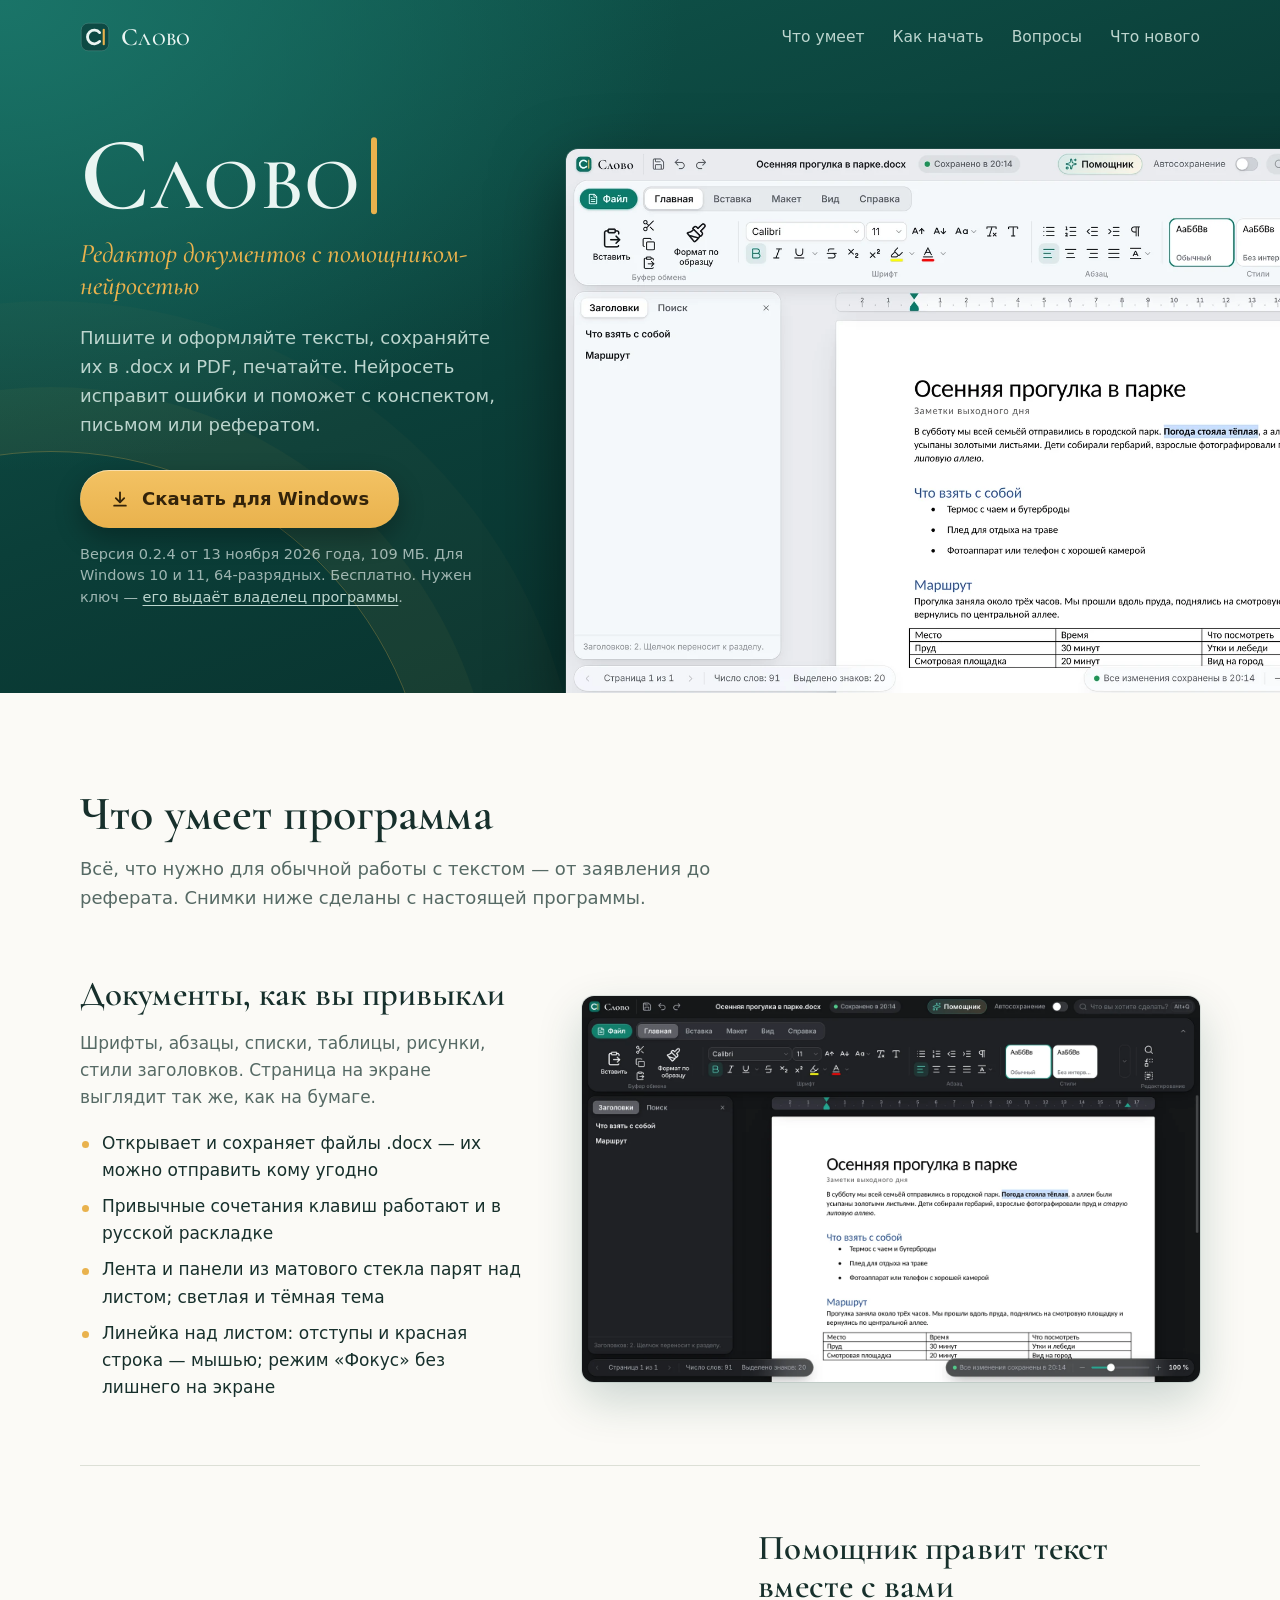
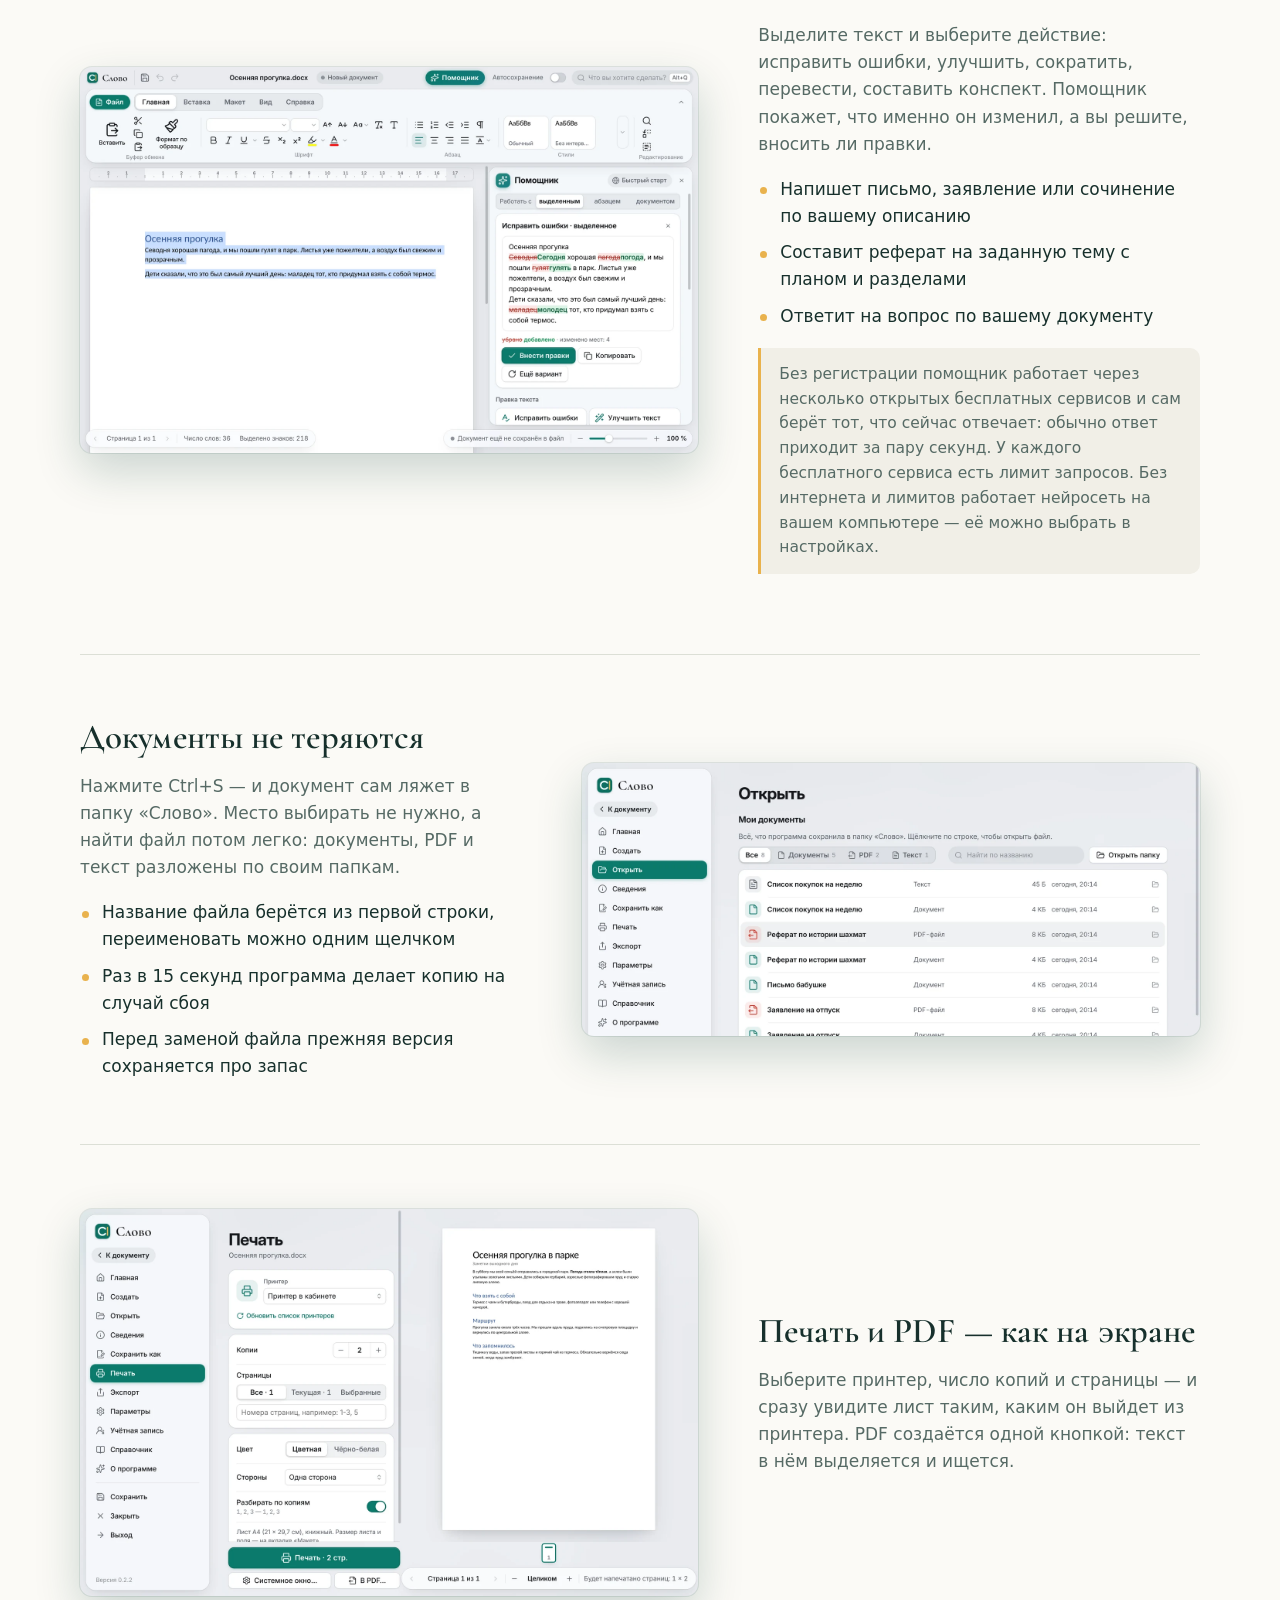
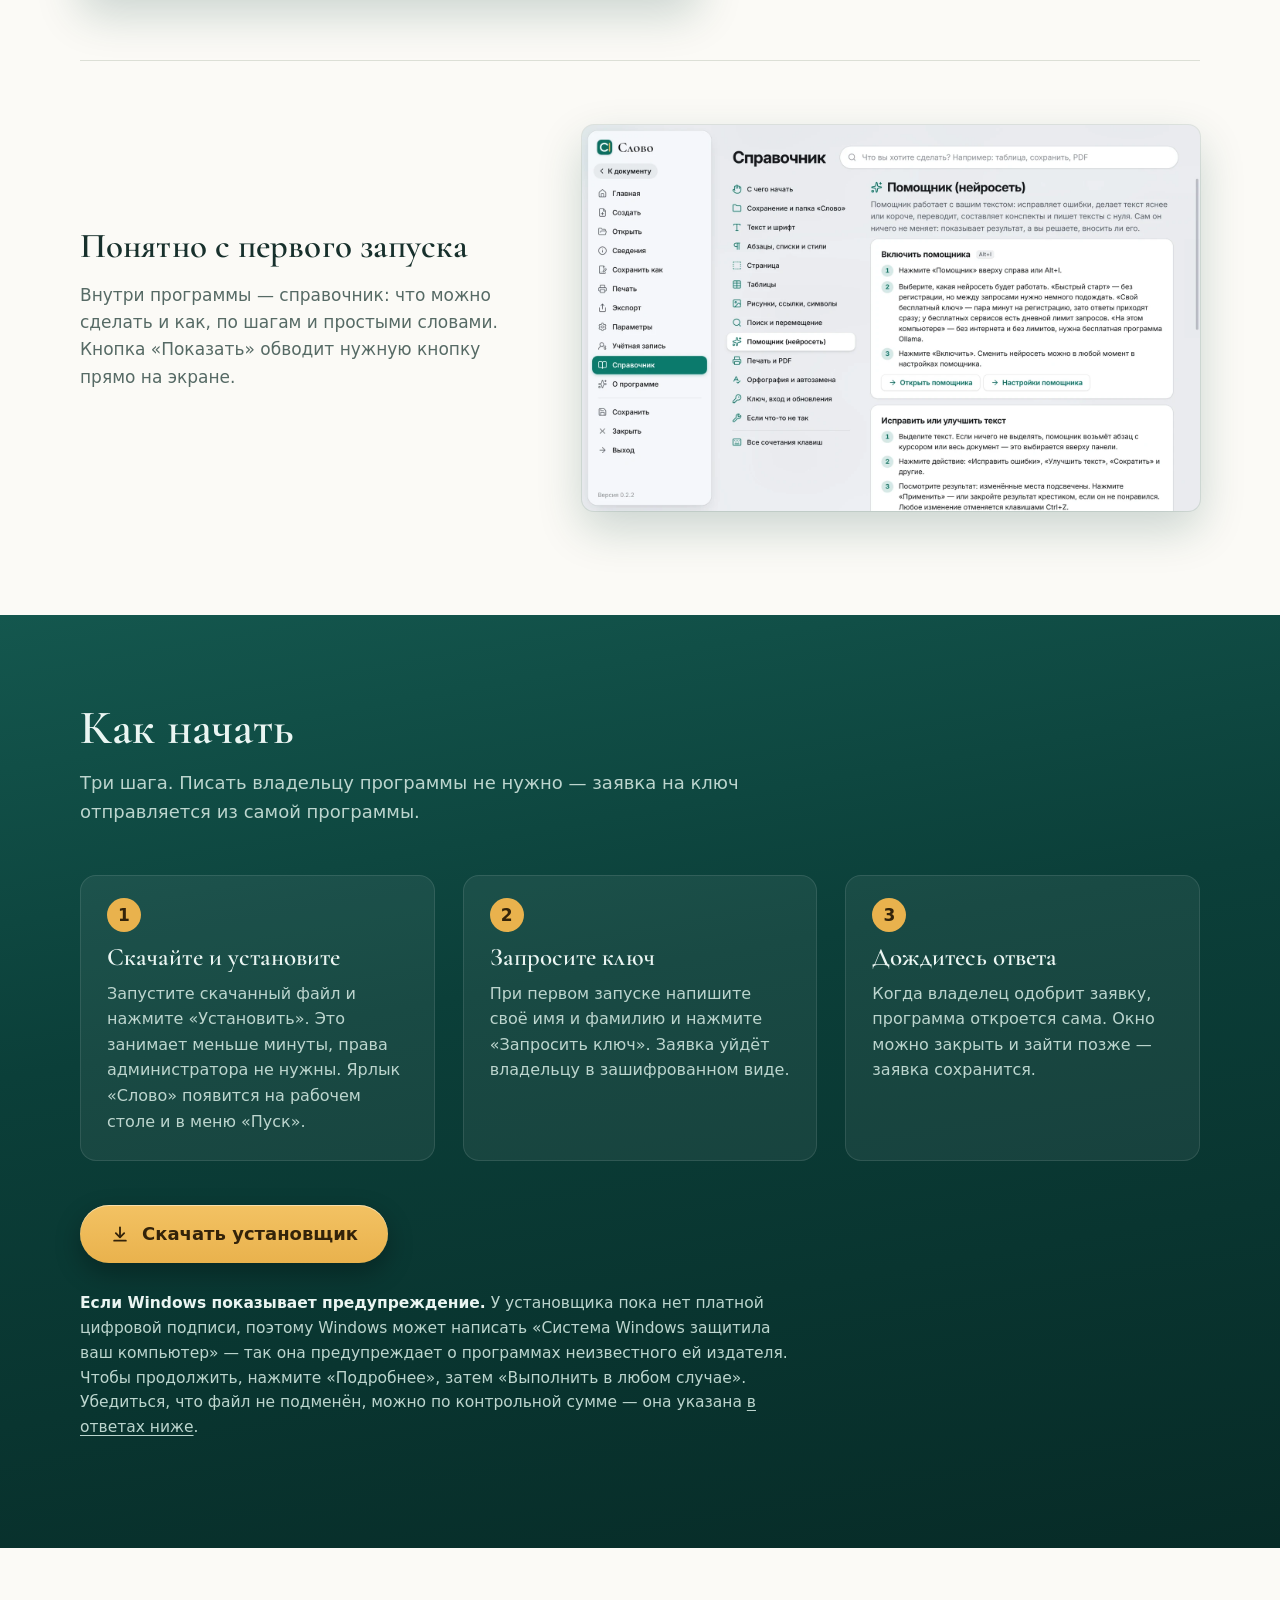
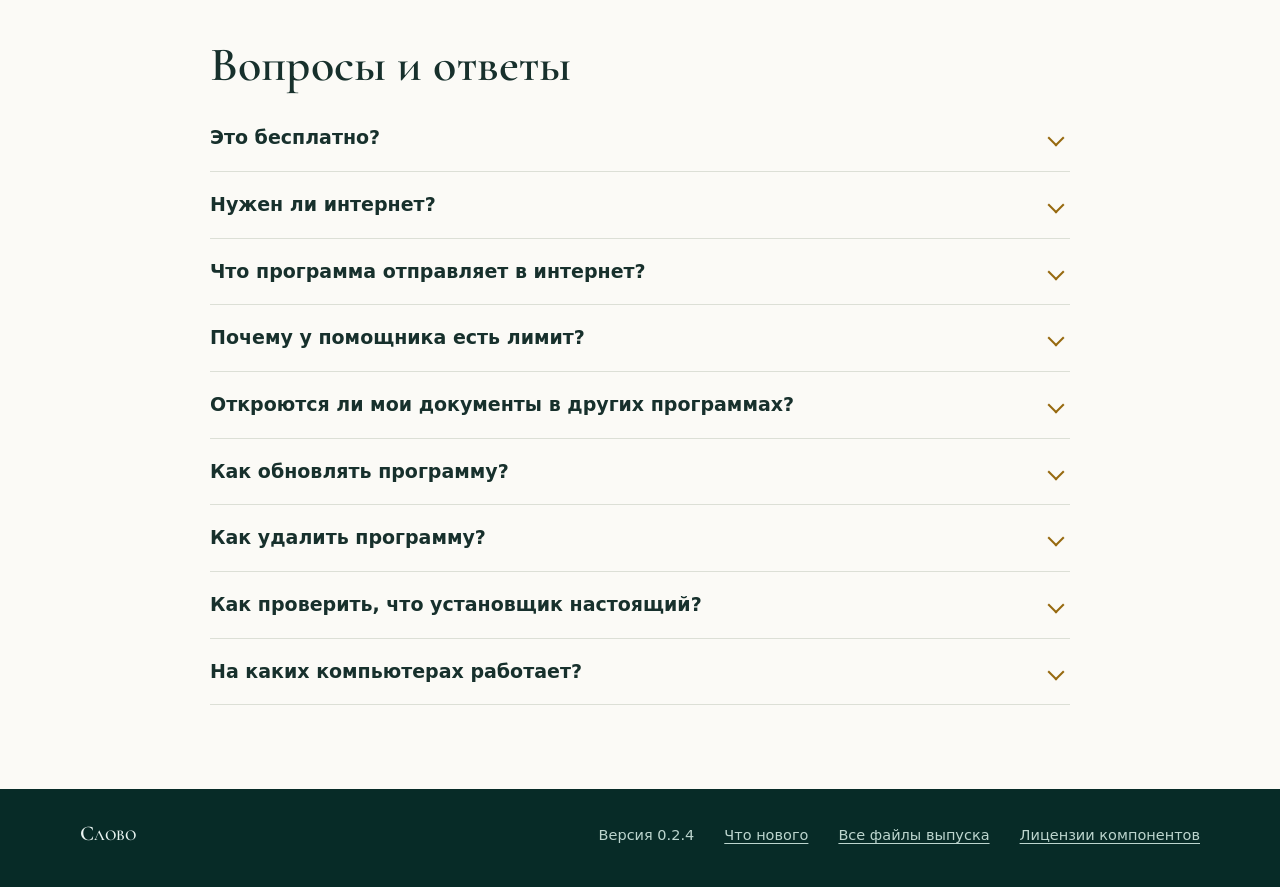
<file: index.html>
<!doctype html>
<html lang="ru">
<head>
<meta charset="utf-8">
<meta name="viewport" content="width=device-width, initial-scale=1">
<title>Слово — редактор документов с помощником-нейросетью</title>
<meta name="description" content="Слово — редактор документов для Windows 10 и 11: пишите и оформляйте тексты, сохраняйте в .docx и PDF, печатайте. Встроенная нейросеть исправляет ошибки и помогает с конспектами и рефератами.">
<meta property="og:title" content="Слово — редактор документов с помощником-нейросетью">
<meta property="og:description" content="Пишите и оформляйте тексты, сохраняйте в .docx и PDF, печатайте. Нейросеть исправит ошибки и поможет с текстом.">
<meta property="og:image" content="https://fsb-helper-ru.github.io/slovo/img/share.jpg">
<meta property="og:type" content="website">
<meta name="theme-color" content="#0b3f39">
<link rel="icon" href="img/icon.svg" type="image/svg+xml">
<link rel="preload" href="fonts/cormorant-garamond-cyrillic-600-normal.woff2" as="font" type="font/woff2" crossorigin>
<link rel="stylesheet" href="site.css">
</head>
<body>

<header class="top">
  <div class="wrap">
    <nav class="nav" aria-label="Разделы сайта">
      <a class="mark" href="./" aria-label="Слово — на главную">
        <svg viewBox="0 0 48 48" aria-hidden="true"><rect x="2" y="2" width="44" height="44" rx="11" fill="#0d4a44" stroke="rgba(255,255,255,.22)"/><path d="M31.4 16.9 A11 11 0 1 0 31.4 31.1" fill="none" stroke="#eaf5f2" stroke-width="4.6" stroke-linecap="round"/><path d="M38 12.5 V35.5" fill="none" stroke="#e9b24d" stroke-width="3.4" stroke-linecap="round"/></svg>
        <b>Слово</b>
      </a>
      <a class="link wide" href="#features">Что умеет</a>
      <a class="link wide" href="#start">Как начать</a>
      <a class="link wide" href="#faq">Вопросы</a>
      <a class="link" href="changelog.html">Что нового</a>
    </nav>
    <div class="hero">
      <div class="hero-text">
        <h1>Слово<span class="caret" aria-hidden="true"></span></h1>
        <p class="tag">Редактор документов с&nbsp;помощником-нейросетью</p>
        <p class="lead">Пишите и оформляйте тексты, сохраняйте их в&nbsp;.docx и&nbsp;PDF, печатайте. Нейросеть исправит ошибки и поможет с&nbsp;конспектом, письмом или рефератом.</p>
        <a class="cta" href="https://github.com/fsb-helper-ru/slovo/releases/download/v0.2.4/Slovo-0.2.4-Setup.exe" data-download>
          <svg viewBox="0 0 24 24" fill="none" stroke="currentColor" stroke-width="2.2" stroke-linecap="round" stroke-linejoin="round" aria-hidden="true"><path d="M12 4v11"/><path d="M7 11l5 5 5-5"/><path d="M5 20h14"/></svg>
          Скачать для Windows
        </a>
        <p class="meta"><span data-version-line>Для Windows 10 и 11, 64-разрядных.</span> Бесплатно. Нужен ключ — <a href="#start">его выдаёт владелец программы</a>.</p>
      </div>
      <img class="shot" src="img/editor.webp" width="1600" height="1000" alt="Окно программы «Слово»: документ с заголовками, списком и таблицей, слева — область навигации по заголовкам.">
    </div>
  </div>
</header>

<main>
  <section class="features" id="features">
    <div class="wrap">
      <h2>Что умеет программа</h2>
      <p class="intro">Всё, что нужно для обычной работы с текстом — от заявления до реферата. Снимки ниже сделаны с настоящей программы.</p>

      <div class="row">
        <div class="row-text">
          <h3>Документы, как вы привыкли</h3>
          <p>Шрифты, абзацы, списки, таблицы, рисунки, стили заголовков. Страница на экране выглядит так же, как на бумаге.</p>
          <ul>
            <li>Открывает и сохраняет файлы .docx — их можно отправить кому угодно</li>
            <li>Привычные сочетания клавиш работают и в русской раскладке</li>
            <li>Лента и панели из матового стекла парят над листом; светлая и тёмная тема</li>
            <li>Линейка над листом: отступы и красная строка — мышью; режим «Фокус» без лишнего на экране</li>
          </ul>
        </div>
        <img class="shot" src="img/dark.webp" width="1600" height="1000" loading="lazy" alt="Тот же документ в тёмной теме: лента с кнопками оформления, страница с заголовками, списком и таблицей.">
      </div>

      <div class="row flip">
        <div class="row-text">
          <h3>Помощник правит текст вместе с вами</h3>
          <p>Выделите текст и выберите действие: исправить ошибки, улучшить, сократить, перевести, составить конспект. Помощник покажет, что именно он изменил, а вы решите, вносить ли правки.</p>
          <ul>
            <li>Напишет письмо, заявление или сочинение по вашему описанию</li>
            <li>Составит реферат на заданную тему с планом и разделами</li>
            <li>Ответит на вопрос по вашему документу</li>
          </ul>
          <p class="note">Без регистрации помощник работает через несколько открытых бесплатных сервисов и сам берёт тот, что сейчас отвечает: обычно ответ приходит за пару секунд. У каждого бесплатного сервиса есть лимит запросов. Без интернета и лимитов работает нейросеть на вашем компьютере — её можно выбрать в настройках.</p>
        </div>
        <img class="shot" src="img/ai.webp" width="1600" height="1000" loading="lazy" alt="Панель помощника: исправленный текст, убранные и добавленные слова подсвечены, ниже кнопка «Внести правки».">
      </div>

      <div class="row">
        <div class="row-text">
          <h3>Документы не теряются</h3>
          <p>Нажмите Ctrl+S — и документ сам ляжет в папку «Слово». Место выбирать не нужно, а найти файл потом легко: документы, PDF и текст разложены по своим папкам.</p>
          <ul>
            <li>Название файла берётся из первой строки, переименовать можно одним щелчком</li>
            <li>Раз в 15 секунд программа делает копию на случай сбоя</li>
            <li>Перед заменой файла прежняя версия сохраняется про запас</li>
          </ul>
        </div>
        <img class="shot" src="img/library.webp" width="1600" height="706" loading="lazy" alt="Страница «Мои документы»: список файлов с отбором по типам — документы, PDF, текст.">
      </div>

      <div class="row flip">
        <div class="row-text">
          <h3>Печать и PDF — как на экране</h3>
          <p>Выберите принтер, число копий и страницы — и сразу увидите лист таким, каким он выйдет из принтера. PDF создаётся одной кнопкой: текст в нём выделяется и ищется.</p>
        </div>
        <img class="shot" src="img/print.webp" width="1600" height="1000" loading="lazy" alt="Страница печати: выбор принтера и страниц слева, предварительный просмотр листа справа.">
      </div>

      <div class="row">
        <div class="row-text">
          <h3>Понятно с первого запуска</h3>
          <p>Внутри программы — справочник: что можно сделать и как, по шагам и простыми словами. Кнопка «Показать» обводит нужную кнопку прямо на экране.</p>
        </div>
        <img class="shot" src="img/guide.webp" width="1600" height="1000" loading="lazy" alt="Справочник программы: разделы слева, пошаговые пояснения справа.">
      </div>
    </div>
  </section>

  <section class="start" id="start">
    <div class="wrap">
      <h2>Как начать</h2>
      <p class="intro">Три шага. Писать владельцу программы не нужно — заявка на ключ отправляется из самой программы.</p>
      <ol class="steps">
        <li>
          <h3>Скачайте и установите</h3>
          <p>Запустите скачанный файл и нажмите «Установить». Это занимает меньше минуты, права администратора не нужны. Ярлык «Слово» появится на рабочем столе и в меню «Пуск».</p>
        </li>
        <li>
          <h3>Запросите ключ</h3>
          <p>При первом запуске напишите своё имя и фамилию и нажмите «Запросить ключ». Заявка уйдёт владельцу в зашифрованном виде.</p>
        </li>
        <li>
          <h3>Дождитесь ответа</h3>
          <p>Когда владелец одобрит заявку, программа откроется сама. Окно можно закрыть и зайти позже — заявка сохранится.</p>
        </li>
      </ol>
      <a class="cta" href="https://github.com/fsb-helper-ru/slovo/releases/download/v0.2.4/Slovo-0.2.4-Setup.exe" data-download>
        <svg viewBox="0 0 24 24" fill="none" stroke="currentColor" stroke-width="2.2" stroke-linecap="round" stroke-linejoin="round" aria-hidden="true"><path d="M12 4v11"/><path d="M7 11l5 5 5-5"/><path d="M5 20h14"/></svg>
        Скачать установщик
      </a>
      <p class="warn" id="windows-warning"><b>Если Windows показывает предупреждение.</b> У установщика пока нет платной цифровой подписи, поэтому Windows может написать «Система Windows защитила ваш компьютер» — так она предупреждает о программах неизвестного ей издателя. Чтобы продолжить, нажмите «Подробнее», затем «Выполнить в любом случае». Убедиться, что файл не подменён, можно по контрольной сумме — она указана <a href="#faq-sum" style="color:inherit">в ответах ниже</a>.</p>
    </div>
  </section>

  <section class="faq" id="faq">
    <div class="wrap">
      <h2>Вопросы и ответы</h2>
      <details>
        <summary>Это бесплатно?</summary>
        <p>Да. Программа бесплатная, рекламы в ней нет. Ключ нужен, чтобы ею пользовались те, кому её дал владелец.</p>
      </details>
      <details>
        <summary>Нужен ли интернет?</summary>
        <p>Для работы с документами — нет. Интернет нужен помощнику-нейросети, для проверки обновлений и один раз — чтобы получить ключ.</p>
      </details>
      <details>
        <summary>Что программа отправляет в интернет?</summary>
        <p>Помощнику — только тот текст, с которым вы сами попросили поработать, и только в момент запроса. В режиме «Быстрый старт» он уходит одному из открытых сервисов (OVHcloud, LLM7, Kilo или Pollinations), а если тот не ответил — следующему. При запросе ключа — ваше имя и номер версии программы, в зашифрованном виде. При проверке обновлений программа только скачивает сведения о новой версии.</p>
        <p>Больше ничего: документы, их названия и сведения о компьютере никуда не уходят, рекламы и сбора статистики нет. Как и любой сайт, эти сервисы видят адрес вашего подключения к интернету.</p>
      </details>
      <details>
        <summary>Почему у помощника есть лимит?</summary>
        <p>Помощник работает через бесплатные нейросети, а каждая ограничивает число запросов. В режиме «Быстрый старт» программа сама переходит к другому сервису; если подождать просят все, она скажет, сколько ждать, и повторит запрос сама. Кнопка «Проверить связь» в настройках помощника покажет, какие сервисы доступны с вашего компьютера.</p>
        <p>Без лимитов и без интернета работает нейросеть на вашем компьютере (бесплатная программа Ollama). Её можно выбрать в настройках помощника; для неё желательно 8 ГБ памяти или больше.</p>
      </details>
      <details>
        <summary>Откроются ли мои документы в других программах?</summary>
        <p>Да. Документы сохраняются в распространённом формате .docx, который понимают другие редакторы. Для отправки и печати программа создаёт PDF.</p>
      </details>
      <details>
        <summary>Как обновлять программу?</summary>
        <p>Никак: она сама проверяет, не вышла ли новая версия, скачивает её и ставит при закрытии. Документы и настройки при обновлении остаются на месте.</p>
      </details>
      <details>
        <summary>Как удалить программу?</summary>
        <p>В Windows откройте «Параметры», затем «Приложения» и «Установленные приложения», найдите «Слово» и выберите «Удалить». Ваши документы при этом остаются на месте.</p>
      </details>
      <details id="faq-sum">
        <summary>Как проверить, что установщик настоящий?</summary>
        <p>У каждого файла есть контрольная сумма — «отпечаток». Если у скачанного файла она совпадает с указанной здесь, файл не подменён и не повреждён.</p>
        <p>Откройте PowerShell в папке с файлом и выполните: <span class="sum" data-hashcmd>Get-FileHash .\Slovo-0.2.4-Setup.exe</span></p>
        <p>Должно получиться: <span class="sum" data-sha>сумма появится здесь после загрузки сведений о версии</span></p>
      </details>
      <details>
        <summary>На каких компьютерах работает?</summary>
        <p>На 64-разрядной Windows 10 или 11. На Windows 7 и 8 программа не запустится.</p>
      </details>
    </div>
  </section>
</main>

<footer class="foot">
  <div class="wrap">
    <b>Слово</b>
    <span data-version-foot></span>
    <a href="changelog.html">Что нового</a>
    <a href="https://github.com/fsb-helper-ru/slovo/releases/latest">Все файлы выпуска</a>
    <a href="https://github.com/fsb-helper-ru/slovo/releases/latest/download/THIRD_PARTY_LICENSES.txt">Лицензии компонентов</a>
  </div>
</footer>

<script>
  // Сведения о текущей версии лежат рядом, в файле version.json; страница только показывает их.
  fetch('version.json', { cache: 'no-store' }).then(function (r) { return r.ok ? r.json() : null; }).then(function (v) {
    if (!v || !v.version) return;
    var months = ['января', 'февраля', 'марта', 'апреля', 'мая', 'июня', 'июля', 'августа', 'сентября', 'октября', 'ноября', 'декабря'];
    var d = /^(\d{4})-(\d{2})-(\d{2})$/.exec(v.date || '');
    var date = d ? ' от ' + Number(d[3]) + ' ' + months[Number(d[2]) - 1] + ' ' + d[1] + ' года' : '';
    var size = v.size ? ', ' + Math.round(v.size / 1048576) + ' МБ' : '';
    var line = document.querySelector('[data-version-line]');
    if (line) line.textContent = 'Версия ' + v.version + date + size + '. Для Windows 10 и 11, 64-разрядных.';
    var foot = document.querySelector('[data-version-foot]');
    if (foot) foot.textContent = 'Версия ' + v.version;
    var sha = document.querySelector('[data-sha]');
    if (sha && v.sha256) sha.textContent = String(v.sha256).toUpperCase();
    // Ссылка на установщик — прямо на файл этой версии в выпуске на GitHub.
    if (/^Slovo-[0-9.]+-Setup\.exe$/.test(v.file || '')) {
      var url = 'https://github.com/fsb-helper-ru/slovo/releases/download/v' + v.version + '/' + v.file;
      document.querySelectorAll('[data-download]').forEach(function (a) { a.href = url; });
      var cmd = document.querySelector('[data-hashcmd]');
      if (cmd) cmd.textContent = 'Get-FileHash .\\' + v.file;
    }
  }).catch(function () {});
</script>
</body>
</html>
</file>
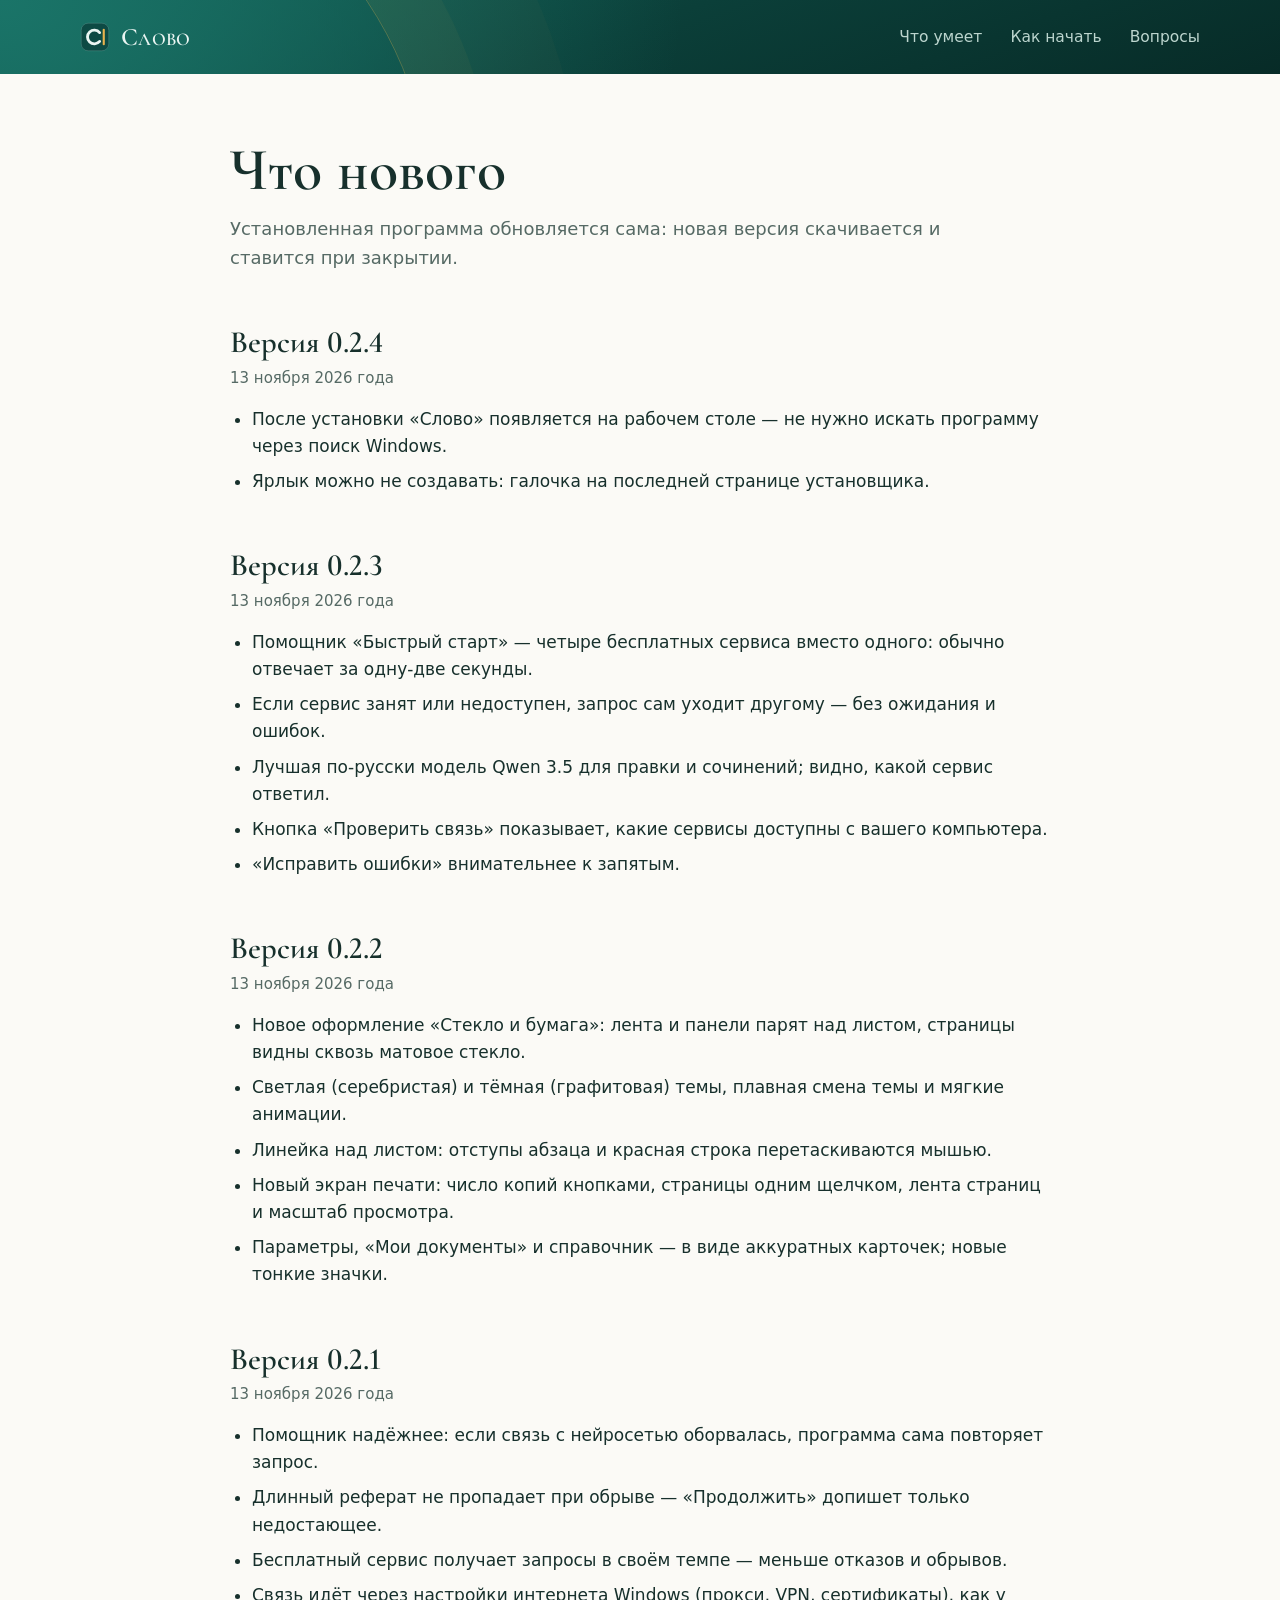
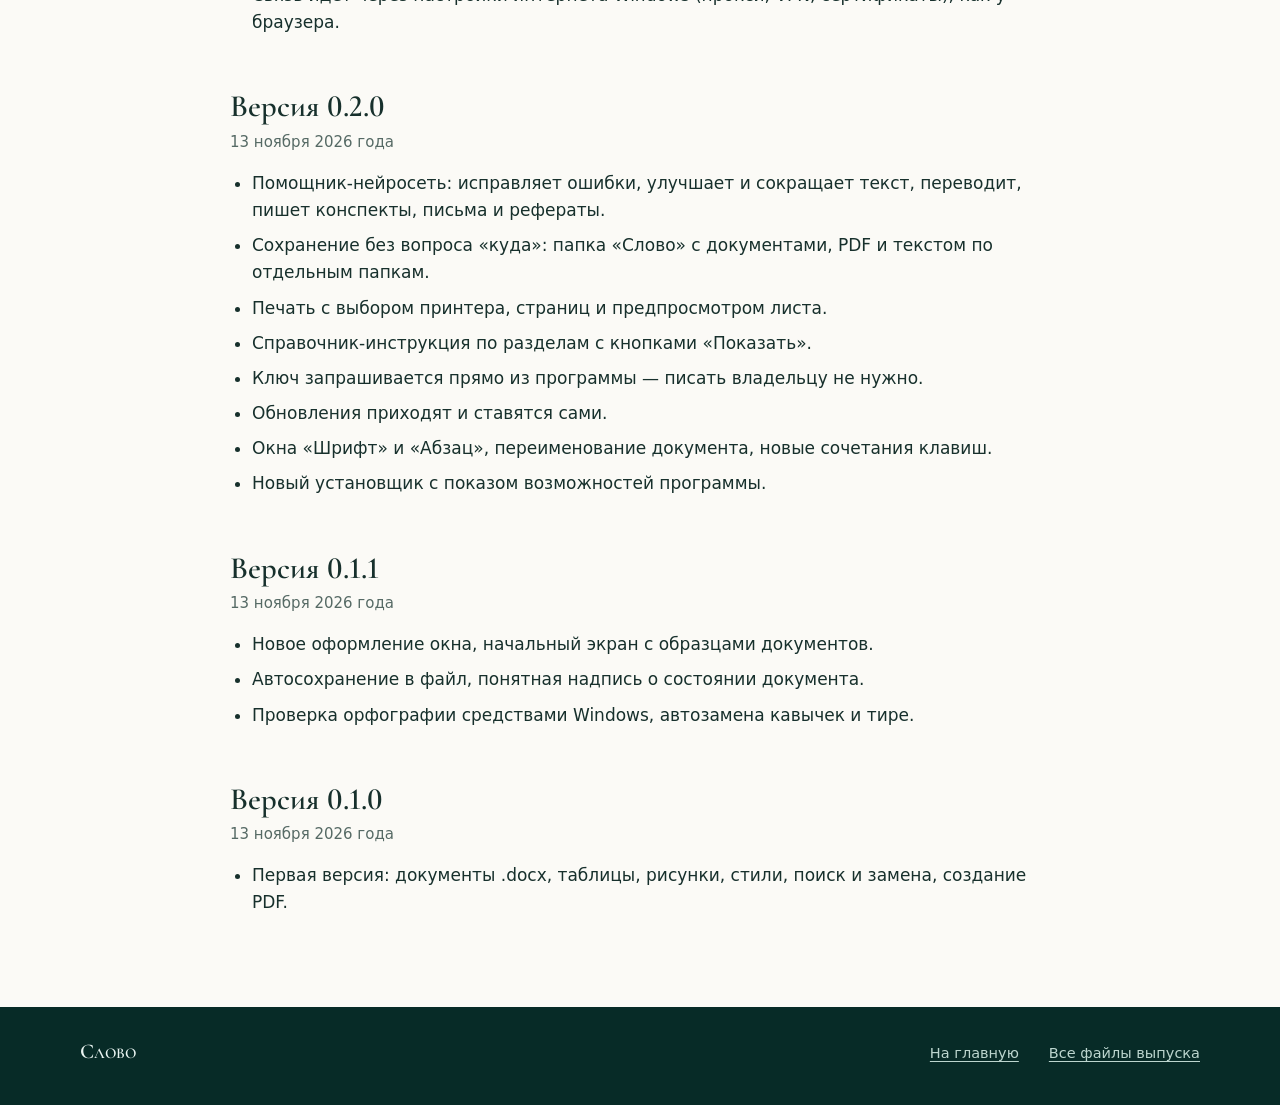
<file: changelog.html>
<!doctype html>
<html lang="ru">
<head>
<meta charset="utf-8">
<meta name="viewport" content="width=device-width, initial-scale=1">
<title>Что нового — Слово</title>
<meta name="description" content="История версий редактора документов «Слово».">
<meta name="theme-color" content="#0b3f39">
<link rel="icon" href="img/icon.svg" type="image/svg+xml">
<link rel="stylesheet" href="site.css">
</head>
<body>
<header class="top small">
  <div class="wrap">
    <nav class="nav" aria-label="Разделы сайта">
      <a class="mark" href="./" aria-label="Слово — на главную">
        <svg viewBox="0 0 48 48" aria-hidden="true"><rect x="2" y="2" width="44" height="44" rx="11" fill="#0d4a44" stroke="rgba(255,255,255,.22)"/><path d="M31.4 16.9 A11 11 0 1 0 31.4 31.1" fill="none" stroke="#eaf5f2" stroke-width="4.6" stroke-linecap="round"/><path d="M38 12.5 V35.5" fill="none" stroke="#e9b24d" stroke-width="3.4" stroke-linecap="round"/></svg>
        <b>Слово</b>
      </a>
      <a class="link" href="./#features">Что умеет</a>
      <a class="link" href="./#start">Как начать</a>
      <a class="link" href="./#faq">Вопросы</a>
    </nav>
  </div>
</header>
<main class="page">
  <div class="wrap">
    <h1>Что нового</h1>
    <p class="intro">Установленная программа обновляется сама: новая версия скачивается и ставится при закрытии.</p>

    <h2>Версия 0.2.4</h2>
    <p class="date">13 ноября 2026 года</p>
    <ul>
      <li>После установки «Слово» появляется на рабочем столе — не нужно искать программу через поиск Windows.</li>
      <li>Ярлык можно не создавать: галочка на последней странице установщика.</li>
    </ul>

    <h2>Версия 0.2.3</h2>
    <p class="date">13 ноября 2026 года</p>
    <ul>
      <li>Помощник «Быстрый старт» — четыре бесплатных сервиса вместо одного: обычно отвечает за одну-две секунды.</li>
      <li>Если сервис занят или недоступен, запрос сам уходит другому — без ожидания и ошибок.</li>
      <li>Лучшая по-русски модель Qwen 3.5 для правки и сочинений; видно, какой сервис ответил.</li>
      <li>Кнопка «Проверить связь» показывает, какие сервисы доступны с вашего компьютера.</li>
      <li>«Исправить ошибки» внимательнее к запятым.</li>
    </ul>

    <h2>Версия 0.2.2</h2>
    <p class="date">13 ноября 2026 года</p>
    <ul>
      <li>Новое оформление «Стекло и бумага»: лента и панели парят над листом, страницы видны сквозь матовое стекло.</li>
      <li>Светлая (серебристая) и тёмная (графитовая) темы, плавная смена темы и мягкие анимации.</li>
      <li>Линейка над листом: отступы абзаца и красная строка перетаскиваются мышью.</li>
      <li>Новый экран печати: число копий кнопками, страницы одним щелчком, лента страниц и масштаб просмотра.</li>
      <li>Параметры, «Мои документы» и справочник — в виде аккуратных карточек; новые тонкие значки.</li>
    </ul>

    <h2>Версия 0.2.1</h2>
    <p class="date">13 ноября 2026 года</p>
    <ul>
      <li>Помощник надёжнее: если связь с нейросетью оборвалась, программа сама повторяет запрос.</li>
      <li>Длинный реферат не пропадает при обрыве — «Продолжить» допишет только недостающее.</li>
      <li>Бесплатный сервис получает запросы в своём темпе — меньше отказов и обрывов.</li>
      <li>Связь идёт через настройки интернета Windows (прокси, VPN, сертификаты), как у браузера.</li>
    </ul>

    <h2>Версия 0.2.0</h2>
    <p class="date">13 ноября 2026 года</p>
    <ul>
      <li>Помощник-нейросеть: исправляет ошибки, улучшает и сокращает текст, переводит, пишет конспекты, письма и рефераты.</li>
      <li>Сохранение без вопроса «куда»: папка «Слово» с документами, PDF и текстом по отдельным папкам.</li>
      <li>Печать с выбором принтера, страниц и предпросмотром листа.</li>
      <li>Справочник-инструкция по разделам с кнопками «Показать».</li>
      <li>Ключ запрашивается прямо из программы — писать владельцу не нужно.</li>
      <li>Обновления приходят и ставятся сами.</li>
      <li>Окна «Шрифт» и «Абзац», переименование документа, новые сочетания клавиш.</li>
      <li>Новый установщик с показом возможностей программы.</li>
    </ul>

    <h2>Версия 0.1.1</h2>
    <p class="date">13 ноября 2026 года</p>
    <ul>
      <li>Новое оформление окна, начальный экран с образцами документов.</li>
      <li>Автосохранение в файл, понятная надпись о состоянии документа.</li>
      <li>Проверка орфографии средствами Windows, автозамена кавычек и тире.</li>
    </ul>

    <h2>Версия 0.1.0</h2>
    <p class="date">13 ноября 2026 года</p>
    <ul>
      <li>Первая версия: документы .docx, таблицы, рисунки, стили, поиск и замена, создание PDF.</li>
    </ul>
  </div>
</main>
<footer class="foot">
  <div class="wrap">
    <b>Слово</b>
    <a href="./">На главную</a>
    <a href="https://github.com/fsb-helper-ru/slovo/releases/latest">Все файлы выпуска</a>
  </div>
</footer>
</body>
</html>
</file>
<file: site.css>
/* Сайт «Слово». Цвета и шрифт заголовков — те же, что в программе: тёмный изумруд, золото, бумага. */
@font-face { font-family: "Slovo Display"; font-weight: 500; font-style: normal; font-display: swap; src: url("fonts/cormorant-garamond-cyrillic-500-normal.woff2") format("woff2"); unicode-range: U+0301, U+0400-045F, U+0490-0491, U+04B0-04B1, U+2116; }
@font-face { font-family: "Slovo Display"; font-weight: 600; font-style: normal; font-display: swap; src: url("fonts/cormorant-garamond-cyrillic-600-normal.woff2") format("woff2"); unicode-range: U+0301, U+0400-045F, U+0490-0491, U+04B0-04B1, U+2116; }
@font-face { font-family: "Slovo Display"; font-weight: 500; font-style: italic; font-display: swap; src: url("fonts/cormorant-garamond-cyrillic-500-italic.woff2") format("woff2"); unicode-range: U+0301, U+0400-045F, U+0490-0491, U+04B0-04B1, U+2116; }
@font-face { font-family: "Slovo Display"; font-weight: 500; font-style: normal; font-display: swap; src: url("fonts/cormorant-garamond-latin-500-normal.woff2") format("woff2"); unicode-range: U+0000-00FF, U+2000-206F; }
@font-face { font-family: "Slovo Display"; font-weight: 600; font-style: normal; font-display: swap; src: url("fonts/cormorant-garamond-latin-600-normal.woff2") format("woff2"); unicode-range: U+0000-00FF, U+2000-206F; }
@font-face { font-family: "Slovo Display"; font-weight: 500; font-style: italic; font-display: swap; src: url("fonts/cormorant-garamond-latin-500-italic.woff2") format("woff2"); unicode-range: U+0000-00FF, U+2000-206F; }

:root {
  --ink: #0b3f39;
  --ink-deep: #072b27;
  --ink-soft: #14574e;
  --paper: #fbfaf6;
  --paper-2: #f1efe7;
  --gold: #e9b24d;
  --gold-deep: #96690f;
  --text: #17302c;
  --muted: #566a65;
  --line: #dcdfd6;
  --on-ink: #eaf5f2;
  --on-ink-2: #bcd5ce;
  --display: "Slovo Display", Georgia, "Times New Roman", serif;
  --body: "Segoe UI Variable Text", "Segoe UI", Inter, Roboto, system-ui, -apple-system, sans-serif;
  --wrap: 1120px;
}
* { box-sizing: border-box; }
html { scroll-behavior: smooth; -webkit-text-size-adjust: 100%; }
body { margin: 0; background: var(--paper); color: var(--text); font: 400 17px/1.6 var(--body); -webkit-font-smoothing: antialiased; }
img { max-width: 100%; height: auto; display: block; }
a { color: var(--ink-soft); text-underline-offset: .18em; }
a:hover { color: var(--ink); }
:focus-visible { outline: 3px solid var(--gold); outline-offset: 3px; border-radius: 4px; }
.wrap { width: min(var(--wrap), 100% - 48px); margin-inline: auto; }
h1, h2, h3 { font-family: var(--display); font-weight: 600; line-height: 1.08; margin: 0; letter-spacing: .003em; font-variant-numeric: lining-nums; }
p { margin: 0 0 1em; }

/* ---------- верх страницы ---------- */
.top { background: radial-gradient(1100px 760px at 0% 0%, #1a7468 0%, rgba(26, 116, 104, 0) 62%), linear-gradient(160deg, #10594f 0%, var(--ink) 48%, var(--ink-deep) 100%); color: var(--on-ink); overflow: hidden; position: relative; }
.top::after { content: ""; position: absolute; width: 760px; height: 760px; left: -330px; bottom: -520px; border-radius: 50%; border: 1px solid rgba(233, 178, 77, .30); box-shadow: 0 0 0 64px rgba(233, 178, 77, .045), 0 0 0 150px rgba(233, 178, 77, .025); pointer-events: none; }
.nav { display: flex; align-items: center; gap: 28px; padding: 22px 0; position: relative; z-index: 2; }
.nav .mark { display: flex; align-items: center; gap: 11px; color: inherit; text-decoration: none; margin-right: auto; }
.nav .mark svg { width: 30px; height: 30px; }
.nav .mark b { font: 600 25px/1 var(--display); font-variant: small-caps; letter-spacing: .01em; }
.nav a.link { color: var(--on-ink-2); text-decoration: none; font-size: 15.5px; }
.nav a.link:hover { color: #fff; text-decoration: underline; }
.hero { display: grid; grid-template-columns: minmax(0, 430px) minmax(0, 1fr); gap: 56px; align-items: center; padding: 54px 0 0; position: relative; z-index: 1; }
.hero-text { padding-bottom: 84px; }
.hero h1 { font-size: clamp(64px, 9vw, 104px); line-height: .92; font-variant: small-caps; letter-spacing: .012em; display: inline-flex; align-items: baseline; }
/* Золотая черта — курсор из знака программы: она мигает, как курсор в тексте */
.caret { display: inline-block; width: .058em; height: .74em; margin-left: .09em; background: var(--gold); border-radius: .03em; transform: translateY(.06em); animation: caret 1.15s steps(1, end) infinite; }
@keyframes caret { 0%, 55% { opacity: 1; } 56%, 100% { opacity: 0; } }
.tag { margin: 14px 0 22px; font: italic 500 clamp(22px, 2.6vw, 27px)/1.2 var(--display); color: var(--gold); }
.lead { font-size: 18px; line-height: 1.6; color: var(--on-ink-2); max-width: 30em; margin-bottom: 30px; }
.cta { display: inline-flex; align-items: center; gap: 12px; padding: 0 30px; height: 58px; border-radius: 30px; background: linear-gradient(#f3c263, var(--gold)); color: #33230a; font: 600 18px/1 var(--body); text-decoration: none; box-shadow: 0 10px 26px rgba(0, 0, 0, .30), inset 0 1px 0 rgba(255, 255, 255, .45); transition: transform .14s ease, box-shadow .14s ease; }
.cta:hover { color: #33230a; transform: translateY(-2px); box-shadow: 0 14px 30px rgba(0, 0, 0, .36), inset 0 1px 0 rgba(255, 255, 255, .45); }
.cta:active { transform: translateY(0); }
.cta svg { width: 20px; height: 20px; }
.meta { margin: 16px 0 0; font-size: 14.5px; line-height: 1.5; color: rgba(234, 245, 242, .66); }
.meta a { color: var(--on-ink-2); }
.shot { border-radius: 12px; overflow: hidden; box-shadow: 0 28px 70px rgba(0, 0, 0, .5), 0 0 0 1px rgba(255, 255, 255, .10); background: #f1f5f4; }
.hero .shot { width: 880px; max-width: none; align-self: end; border-bottom-left-radius: 0; border-bottom-right-radius: 0; margin-bottom: -6px; }

/* ---------- возможности ---------- */
.features { padding: 96px 0 40px; }
.features > .wrap > h2, .start h2, .faq h2 { font-size: clamp(34px, 4.4vw, 48px); margin-bottom: 14px; }
.intro { max-width: 40em; color: var(--muted); font-size: 18px; margin-bottom: 0; }
.row { display: grid; grid-template-columns: minmax(0, 5fr) minmax(0, 7fr); gap: 60px; align-items: center; padding: 64px 0; border-bottom: 1px solid var(--line); }
.row:last-child { border-bottom: 0; }
.row.flip { grid-template-columns: minmax(0, 7fr) minmax(0, 5fr); }
.row.flip .row-text { order: 2; }
.row h3 { font-size: clamp(27px, 3.2vw, 35px); margin-bottom: 16px; }
.row p { color: var(--muted); max-width: 31em; }
.row ul { margin: 18px 0 0; padding: 0; list-style: none; display: grid; gap: 9px; max-width: 31em; }
.row li { position: relative; padding-left: 22px; }
.row li::before { content: ""; position: absolute; left: 2px; top: .68em; width: 7px; height: 7px; border-radius: 50%; background: var(--gold); }
.row .shot { box-shadow: 0 18px 46px rgba(11, 63, 57, .20), 0 0 0 1px rgba(11, 63, 57, .10); }
.note { margin-top: 18px; padding: 14px 18px; border-left: 3px solid var(--gold); background: var(--paper-2); border-radius: 0 10px 10px 0; font-size: 15.5px; color: var(--text); max-width: 31em; }

/* ---------- как начать ---------- */
.start { background: var(--ink); color: var(--on-ink); padding: 88px 0 92px; background-image: linear-gradient(170deg, var(--ink-soft) 0%, var(--ink) 40%, var(--ink-deep) 100%); }
.start .intro { color: var(--on-ink-2); }
.steps { counter-reset: step; list-style: none; margin: 48px 0 0; padding: 0; display: grid; grid-template-columns: repeat(3, minmax(0, 1fr)); gap: 28px; }
.steps li { counter-increment: step; position: relative; padding: 68px 26px 26px; border-radius: 16px; background: rgba(255, 255, 255, .06); border: 1px solid rgba(255, 255, 255, .10); }
.steps li::before { content: counter(step); position: absolute; left: 26px; top: 22px; width: 34px; height: 34px; border-radius: 50%; background: var(--gold); color: #33230a; font: 700 17px/34px var(--body); text-align: center; }
.steps h3 { font-size: 25px; margin-bottom: 10px; }
.steps p { color: var(--on-ink-2); font-size: 16px; margin: 0; }
.steps p + p { margin-top: 10px; }
.start .cta { margin-top: 44px; }
.warn { margin-top: 28px; max-width: 46em; font-size: 15.5px; color: var(--on-ink-2); }
.warn b { color: var(--on-ink); font-weight: 600; }

/* ---------- вопросы ---------- */
.faq { padding: 92px 0 84px; }
.faq .wrap { max-width: 860px; }
.faq details { border-bottom: 1px solid var(--line); }
.faq summary { cursor: pointer; list-style: none; padding: 20px 44px 20px 0; position: relative; font: 600 19px/1.35 var(--body); }
.faq summary::-webkit-details-marker { display: none; }
.faq summary::after { content: ""; position: absolute; right: 8px; top: 27px; width: 10px; height: 10px; border-right: 2px solid var(--gold-deep); border-bottom: 2px solid var(--gold-deep); transform: rotate(45deg); transition: transform .16s ease; }
.faq details[open] summary::after { transform: rotate(225deg); top: 32px; }
.faq details p { color: var(--muted); max-width: 44em; }
.faq details p:last-child { margin-bottom: 22px; }
.sum { font: 13px/1.5 Consolas, "Cascadia Mono", monospace; overflow-wrap: anywhere; background: var(--paper-2); padding: 8px 12px; border-radius: 8px; display: block; margin-top: 8px; color: var(--text); }

/* ---------- низ ---------- */
.foot { background: var(--ink-deep); color: var(--on-ink-2); padding: 34px 0 40px; font-size: 14.5px; }
.foot .wrap { display: flex; flex-wrap: wrap; gap: 10px 30px; align-items: baseline; }
.foot b { color: var(--on-ink); font: 600 21px/1 var(--display); font-variant: small-caps; margin-right: auto; }
.foot a { color: var(--on-ink-2); }
.foot a:hover { color: #fff; }

/* ---------- страница «Что нового» ---------- */
.page { padding: 64px 0 90px; }
.page .wrap { max-width: 820px; }
.page h1 { font-size: clamp(40px, 6vw, 60px); margin-bottom: 12px; }
.page h2 { font-size: 31px; margin: 54px 0 6px; }
.page .date { color: var(--muted); font-size: 15px; margin-bottom: 16px; }
.page ul { margin: 0; padding-left: 22px; display: grid; gap: 8px; }
.top.small .nav { padding-bottom: 22px; }

@media (max-width: 900px) {
  body { font-size: 16px; }
  .hero { grid-template-columns: 1fr; gap: 36px; padding-top: 30px; }
  .hero-text { padding-bottom: 0; }
  .hero .shot { width: 100%; margin-bottom: -4px; }
  .row, .row.flip { grid-template-columns: 1fr; gap: 28px; padding: 44px 0; }
  .row.flip .row-text { order: 0; }
  .steps { grid-template-columns: 1fr; }
  .nav { gap: 18px; }
  .nav a.link.wide { display: none; }
  .features { padding-top: 64px; }
}
@media (prefers-reduced-motion: reduce) {
  html { scroll-behavior: auto; }
  .caret { animation: none; }
  .cta, .faq summary::after { transition: none; }
}
</file>
